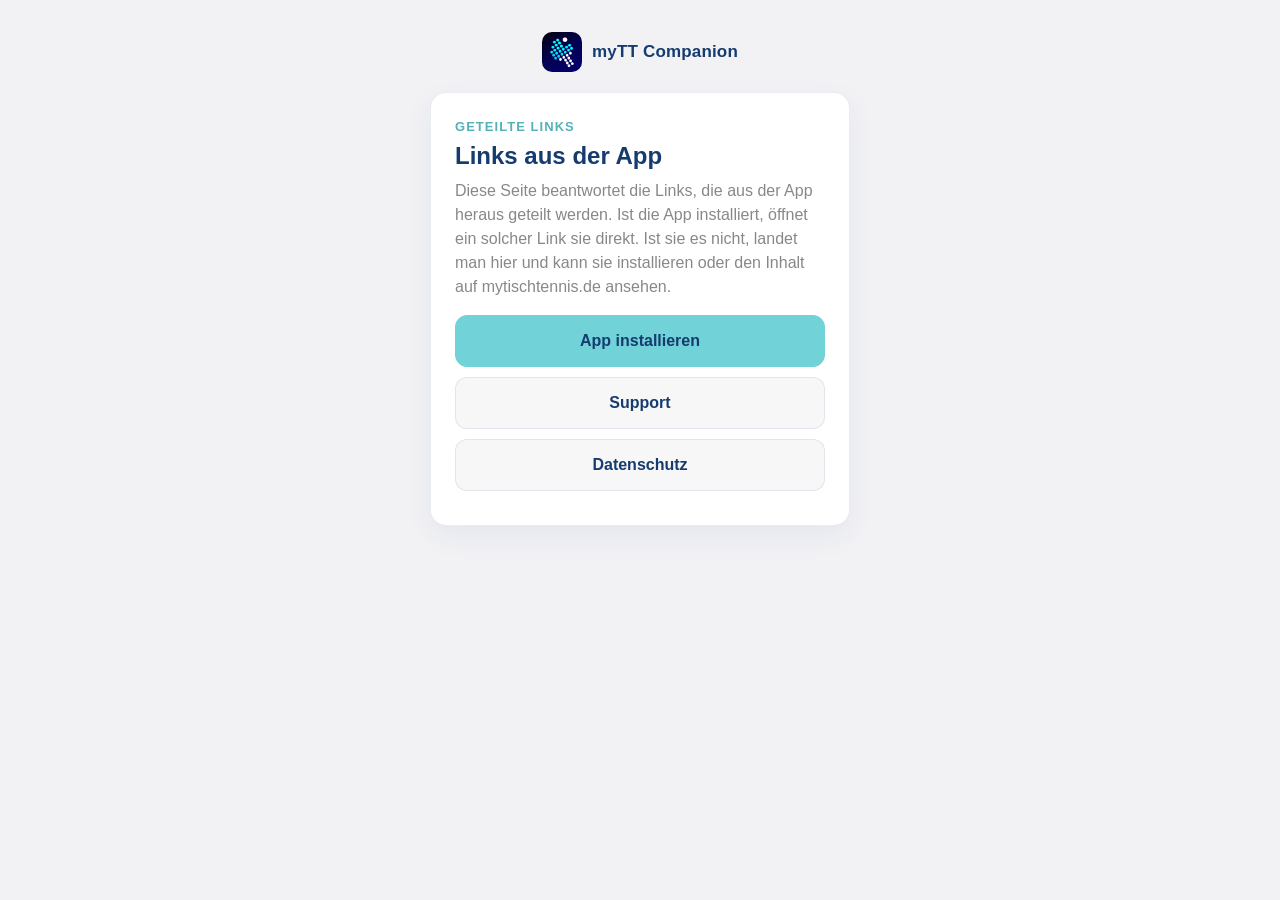
<file: index.html>
<!DOCTYPE html>
<html lang="de">
<head>
<meta charset="utf-8">
<meta name="viewport" content="width=device-width, initial-scale=1">
<title>myTT Companion</title>
<meta name="description" content="Geteilte Links der App myTT Companion.">
<meta name="theme-color" content="#71d2d7">

<link rel="icon" type="image/png" href="assets/favicon.png">
<link rel="apple-touch-icon" href="assets/apple-touch-icon.png">

<meta property="og:type" content="website">
<meta property="og:site_name" content="myTT Companion">
<meta property="og:title" content="myTT Companion">
<meta property="og:description" content="Geteilte Links der App myTT Companion.">
<meta property="og:image" content="https://myttcompanion.app/assets/icon.png">
<meta name="twitter:card" content="summary">

<link rel="stylesheet" href="assets/style.css">
</head>
<body data-type="root">
<main>
  <div class="brand">
    <img src="assets/icon.png" alt="" width="40" height="40">
    <span>myTT Companion</span>
  </div>
  <div class="card">
    <p class="kicker">Geteilte Links</p>
    <h1>Links aus der App</h1>
    <p>
      Diese Seite beantwortet die Links, die aus der App heraus geteilt werden.
      Ist die App installiert, öffnet ein solcher Link sie direkt. Ist sie es nicht,
      landet man hier und kann sie installieren oder den Inhalt auf mytischtennis.de
      ansehen.
    </p>
    <a class="button primary" data-action="install"
       href="https://play.google.com/store/apps/details?id=de.ajeddeloh.myttcompanion">App installieren</a>
    <a class="button" href="support/">Support</a>
    <a class="button" href="datenschutz/">Datenschutz</a>
  </div>
</main>
</body>
</html>
</file>
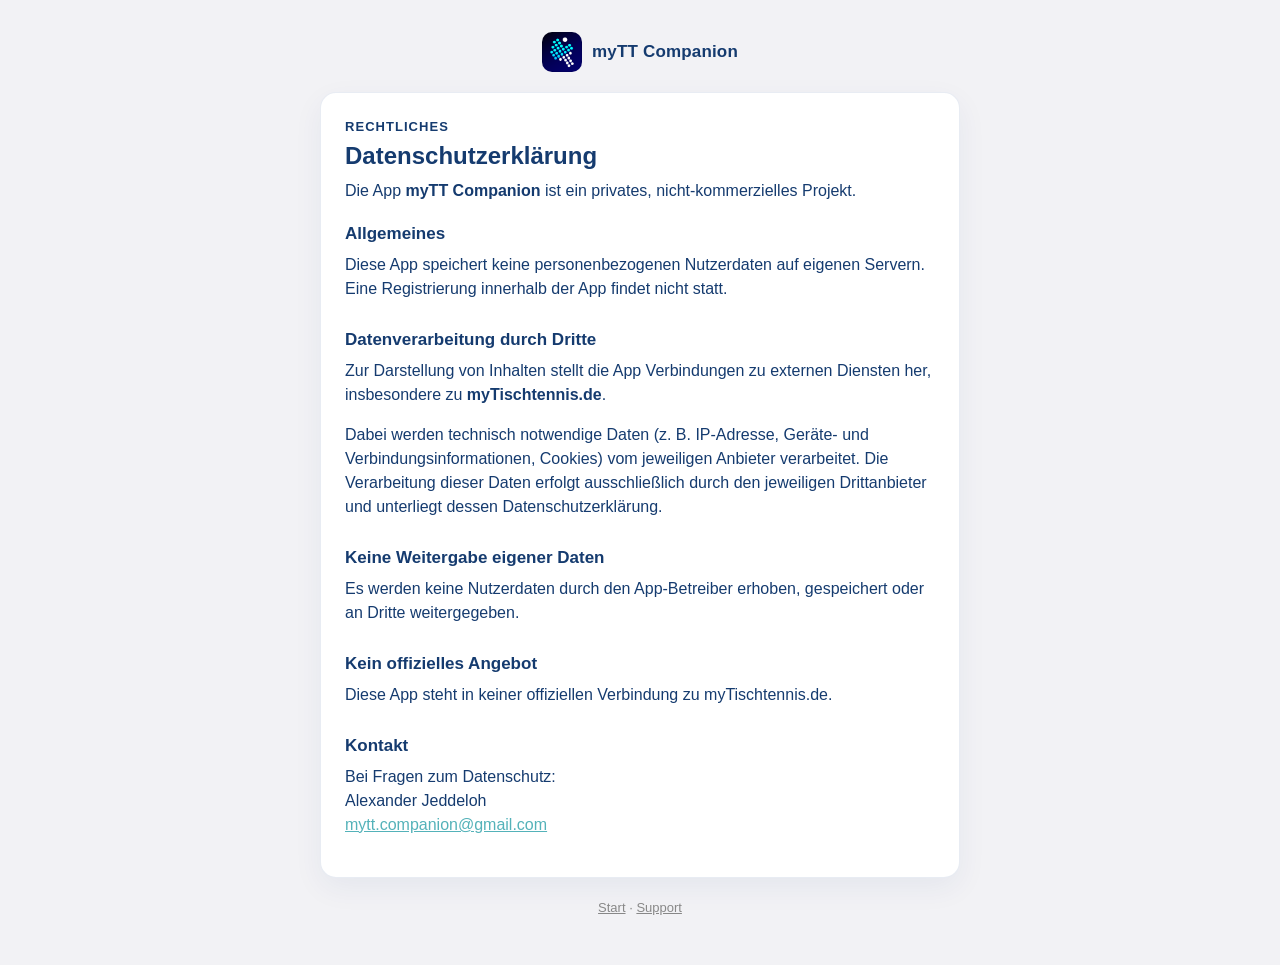
<file: datenschutz/index.html>
<!DOCTYPE html>
<html lang="de">
<head>
<meta charset="utf-8">
<meta name="viewport" content="width=device-width, initial-scale=1">
<title>Datenschutzerklärung - myTT Companion</title>
<meta name="description" content="Datenschutzerklärung der App myTT Companion.">
<meta name="theme-color" content="#71d2d7">

<link rel="icon" type="image/png" href="../assets/favicon.png">
<link rel="apple-touch-icon" href="../assets/apple-touch-icon.png">

<meta property="og:type" content="website">
<meta property="og:site_name" content="myTT Companion">
<meta property="og:title" content="Datenschutzerklärung">
<meta property="og:description" content="Datenschutzerklärung der App myTT Companion.">
<meta property="og:image" content="https://myttcompanion.app/assets/icon.png">
<meta name="twitter:card" content="summary">

<link rel="stylesheet" href="../assets/style.css">
</head>
<body data-type="legal">
<main class="page">
  <div class="brand">
    <img src="../assets/icon.png" alt="" width="40" height="40">
    <span>myTT Companion</span>
  </div>
  <div class="card prose">
    <p class="kicker">Rechtliches</p>
    <h1>Datenschutzerklärung</h1>

    <p>Die App <strong>myTT Companion</strong> ist ein privates,
       nicht-kommerzielles Projekt.</p>

    <h2>Allgemeines</h2>
    <p>Diese App speichert keine personenbezogenen Nutzerdaten auf eigenen Servern.
       Eine Registrierung innerhalb der App findet nicht statt.</p>

    <h2>Datenverarbeitung durch Dritte</h2>
    <p>Zur Darstellung von Inhalten stellt die App Verbindungen zu externen Diensten
       her, insbesondere zu <strong>myTischtennis.de</strong>.</p>
    <p>Dabei werden technisch notwendige Daten (z.&nbsp;B. IP-Adresse, Geräte- und
       Verbindungsinformationen, Cookies) vom jeweiligen Anbieter verarbeitet. Die
       Verarbeitung dieser Daten erfolgt ausschließlich durch den jeweiligen
       Drittanbieter und unterliegt dessen Datenschutzerklärung.</p>

    <h2>Keine Weitergabe eigener Daten</h2>
    <p>Es werden keine Nutzerdaten durch den App-Betreiber erhoben, gespeichert oder
       an Dritte weitergegeben.</p>

    <h2>Kein offizielles Angebot</h2>
    <p>Diese App steht in keiner offiziellen Verbindung zu myTischtennis.de.</p>

    <h2>Kontakt</h2>
    <p>Bei Fragen zum Datenschutz:<br>
       Alexander Jeddeloh<br>
       <a href="mailto:mytt.companion@gmail.com">mytt.companion@gmail.com</a></p>
  </div>
  <footer>
    <a href="../">Start</a> &middot;
    <a href="../support/">Support</a>
  </footer>
</main>
</body>
</html>
</file>
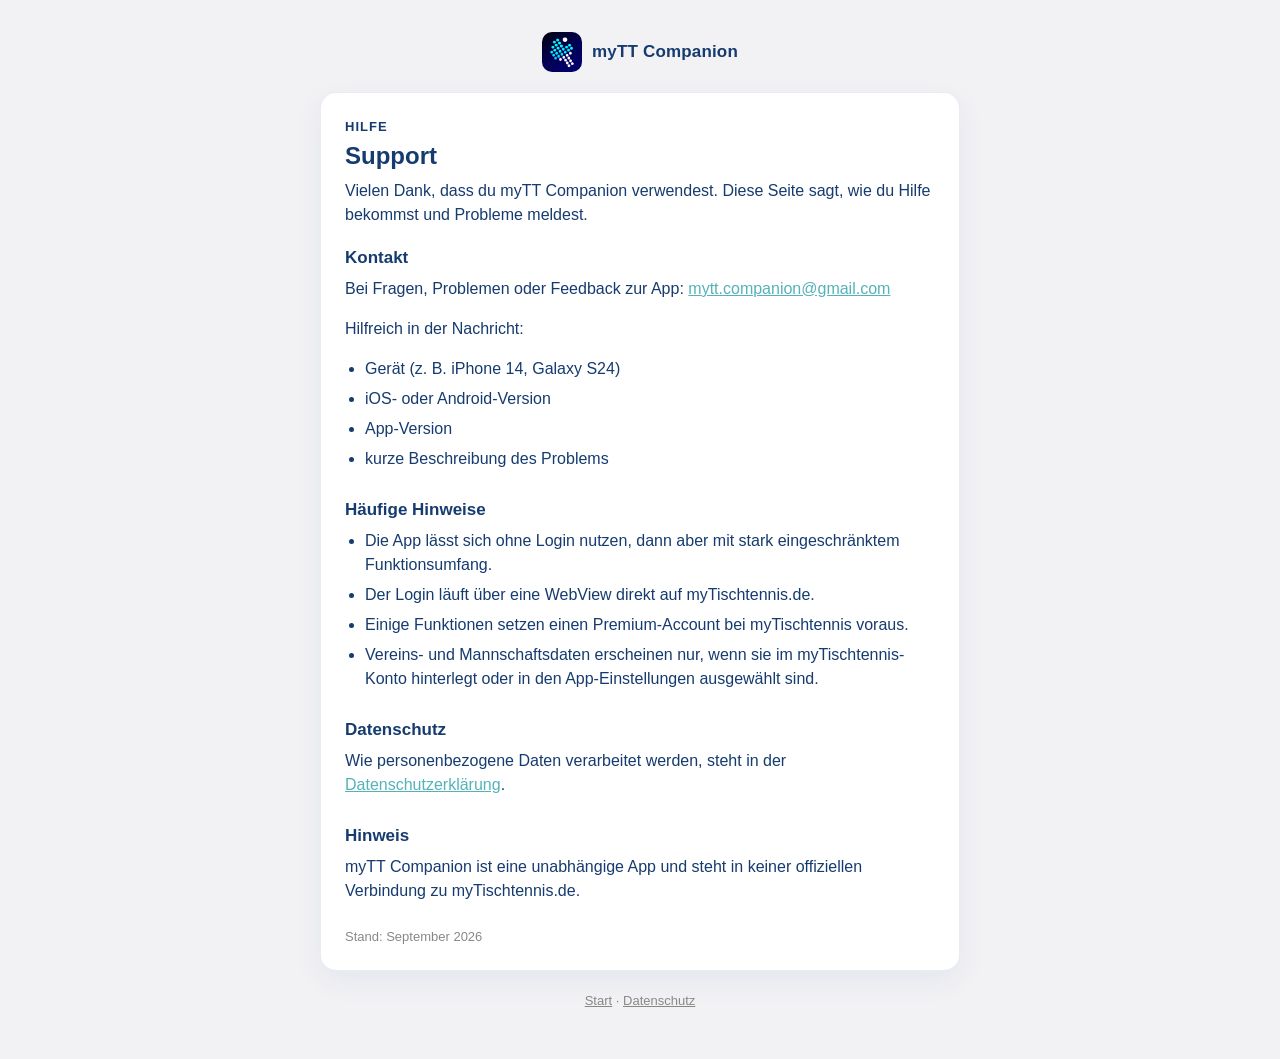
<file: support/index.html>
<!DOCTYPE html>
<html lang="de">
<head>
<meta charset="utf-8">
<meta name="viewport" content="width=device-width, initial-scale=1">
<title>Support - myTT Companion</title>
<meta name="description" content="Hilfe, Kontakt und häufige Hinweise zur App myTT Companion.">
<meta name="theme-color" content="#71d2d7">

<link rel="icon" type="image/png" href="../assets/favicon.png">
<link rel="apple-touch-icon" href="../assets/apple-touch-icon.png">

<meta property="og:type" content="website">
<meta property="og:site_name" content="myTT Companion">
<meta property="og:title" content="Support">
<meta property="og:description" content="Hilfe, Kontakt und häufige Hinweise zur App myTT Companion.">
<meta property="og:image" content="https://myttcompanion.app/assets/icon.png">
<meta name="twitter:card" content="summary">

<link rel="stylesheet" href="../assets/style.css">
</head>
<body data-type="support">
<main class="page">
  <div class="brand">
    <img src="../assets/icon.png" alt="" width="40" height="40">
    <span>myTT Companion</span>
  </div>
  <div class="card prose">
    <p class="kicker">Hilfe</p>
    <h1>Support</h1>

    <p>Vielen Dank, dass du myTT Companion verwendest. Diese Seite sagt,
       wie du Hilfe bekommst und Probleme meldest.</p>

    <h2>Kontakt</h2>
    <p>Bei Fragen, Problemen oder Feedback zur App:
       <a href="mailto:mytt.companion@gmail.com">mytt.companion@gmail.com</a></p>
    <p>Hilfreich in der Nachricht:</p>
    <ul>
      <li>Gerät (z.&nbsp;B. iPhone 14, Galaxy S24)</li>
      <li>iOS- oder Android-Version</li>
      <li>App-Version</li>
      <li>kurze Beschreibung des Problems</li>
    </ul>

    <h2>Häufige Hinweise</h2>
    <ul>
      <li>Die App lässt sich ohne Login nutzen, dann aber mit stark eingeschränktem
          Funktionsumfang.</li>
      <li>Der Login läuft über eine WebView direkt auf myTischtennis.de.</li>
      <li>Einige Funktionen setzen einen Premium-Account bei myTischtennis voraus.</li>
      <li>Vereins- und Mannschaftsdaten erscheinen nur, wenn sie im
          myTischtennis-Konto hinterlegt oder in den App-Einstellungen ausgewählt
          sind.</li>
    </ul>

    <h2>Datenschutz</h2>
    <p>Wie personenbezogene Daten verarbeitet werden, steht in der
       <a href="../datenschutz/">Datenschutzerklärung</a>.</p>

    <h2>Hinweis</h2>
    <p>myTT Companion ist eine unabhängige App und steht in keiner
       offiziellen Verbindung zu myTischtennis.de.</p>

    <p class="updated">Stand: September 2026</p>
  </div>
  <footer>
    <a href="../">Start</a> &middot;
    <a href="../datenschutz/">Datenschutz</a>
  </footer>
</main>
</body>
</html>
</file>
<file: assets/style.css>
/*
 * Palette taken from the app's ThemeData (lib/main.dart): cyan primary on deep
 * navy text in light mode, the same cyan on the near-black navy of the dark
 * theme. Kept in sync by hand, which is fine for four colours that have not
 * moved in the app's lifetime.
 */
:root {
  color-scheme: light dark;

  --primary: #71d2d7;         /* colorScheme.primary */
  --primary-dim: #54b2b9;     /* colorScheme.primaryFixedDim */
  --on-primary: #153b6f;      /* colorScheme.onPrimary */

  --bg: #f2f2f5;              /* scaffoldBackgroundColor */
  --card: #ffffff;            /* cardColor */
  --surface: #f7f7f7;         /* colorScheme.surface */
  --text: #153b6f;            /* colorScheme.onSurface */
  --muted: #888888;           /* hintColor */
  --border: #224488bb;        /* dividerColor */
  --border-alpha: 0.14;
}

@media (prefers-color-scheme: dark) {
  :root {
    --primary: #71d2d7;
    --primary-dim: #4da5ab;
    --on-primary: #10111f;

    --bg: #10111f;            /* dark scaffoldBackgroundColor */
    --card: #1a1f2f;          /* dark cardColor */
    --surface: #131427;       /* dark colorScheme.surface */
    --text: #ffffffbf;        /* dark bodyMedium, 75% white */
    --muted: #ffffff80;       /* dark hintColor, 50% white */
    --border: #88bbff;        /* dark dividerColor */
    --border-alpha: 0.16;
  }
}

* {
  box-sizing: border-box;
}

/* `display: block` on the buttons would otherwise beat the user agent's
   `[hidden] { display: none }`, leaving every optional button on screen. */
[hidden] {
  display: none !important;
}

body {
  margin: 0;
  padding: 32px 16px 48px;
  background: var(--bg);
  color: var(--text);
  font: 16px/1.5 Roboto, -apple-system, BlinkMacSystemFont, "Segoe UI", sans-serif;
  display: flex;
  justify-content: center;
}

main {
  width: 100%;
  max-width: 420px;
}

.brand {
  display: flex;
  align-items: center;
  justify-content: center;
  gap: 10px;
  margin-bottom: 20px;
}

.brand img {
  width: 40px;
  height: 40px;
  border-radius: 10px;
}

.brand span {
  font-size: 17px;
  font-weight: 700;
  letter-spacing: 0.01em;
}

.card {
  background: var(--card);
  border: 1px solid color-mix(in srgb, var(--border) calc(var(--border-alpha) * 100%), transparent);
  border-radius: 16px;
  padding: 24px;
  box-shadow: 0 10px 30px rgba(21, 59, 111, 0.06);
}

.kicker {
  margin: 0 0 4px;
  font-size: 13px;
  font-weight: 700;
  letter-spacing: 0.08em;
  text-transform: uppercase;
  color: var(--primary-dim);
}

h1 {
  margin: 0 0 8px;
  font-size: 24px;
  line-height: 1.25;
}

.entity {
  margin: 0 0 8px;
  font-size: 20px;
  font-weight: 600;
  color: var(--text);
}

p {
  margin: 0 0 16px;
  color: var(--muted);
}

/* Two mutually exclusive states, switched by link.js through
   `body[data-state]`. The launching one is the default in the markup, so a
   visitor with the app never sees the buttons flash up first. With JavaScript
   disabled neither state is ever set and the buttons show, which is the safe
   way round. */
.launching,
body[data-state="fallback"] .launching {
  display: none;
}

body[data-state="launching"] .launching {
  display: flex;
  align-items: center;
  gap: 10px;
  padding: 6px 0 2px;
  color: var(--muted);
}

body[data-state="launching"] .fallback {
  display: none;
}

.spinner {
  flex: none;
  width: 18px;
  height: 18px;
  border-radius: 50%;
  border: 2px solid color-mix(in srgb, var(--primary) 30%, transparent);
  border-top-color: var(--primary);
  animation: spin 0.8s linear infinite;
}

@keyframes spin {
  to {
    transform: rotate(360deg);
  }
}

@media (prefers-reduced-motion: reduce) {
  .spinner {
    animation-duration: 2.4s;
  }
}

a.button {
  display: block;
  margin-bottom: 10px;
  padding: 13px 16px;
  border-radius: 12px;
  border: 1px solid color-mix(in srgb, var(--border) calc(var(--border-alpha) * 100%), transparent);
  background: var(--surface);
  text-align: center;
  text-decoration: none;
  font-weight: 600;
  color: var(--text);
}

a.button:hover {
  border-color: var(--primary);
}

a.button.primary {
  background: var(--primary);
  border-color: var(--primary);
  color: var(--on-primary);
}

a.button.primary:hover {
  background: var(--primary-dim);
  border-color: var(--primary-dim);
}

a.button.debug {
  border-style: dashed;
  font-weight: 500;
  color: var(--muted);
}

/* Content pages (Datenschutz, Support). The share pages are one short card
   meant to be read in a glance; these are documents, so they get a wider
   column and body text in the reading colour instead of the muted one `p`
   carries by default. */
main.page {
  max-width: 640px;
}

.prose p,
.prose li {
  color: var(--text);
}

.prose h2 {
  margin: 28px 0 8px;
  font-size: 17px;
  line-height: 1.3;
}

.prose h2:first-of-type {
  margin-top: 20px;
}

.prose ul {
  margin: 0 0 16px;
  padding-left: 20px;
}

.prose li {
  margin-bottom: 6px;
}

.prose a {
  color: var(--primary-dim);
}

.prose .updated {
  margin: 24px 0 0;
  font-size: 13px;
  color: var(--muted);
}

footer {
  margin-top: 20px;
  text-align: center;
  font-size: 13px;
  color: var(--muted);
}

footer a {
  color: var(--muted);
}

footer a:hover {
  color: var(--primary);
}
</file>
